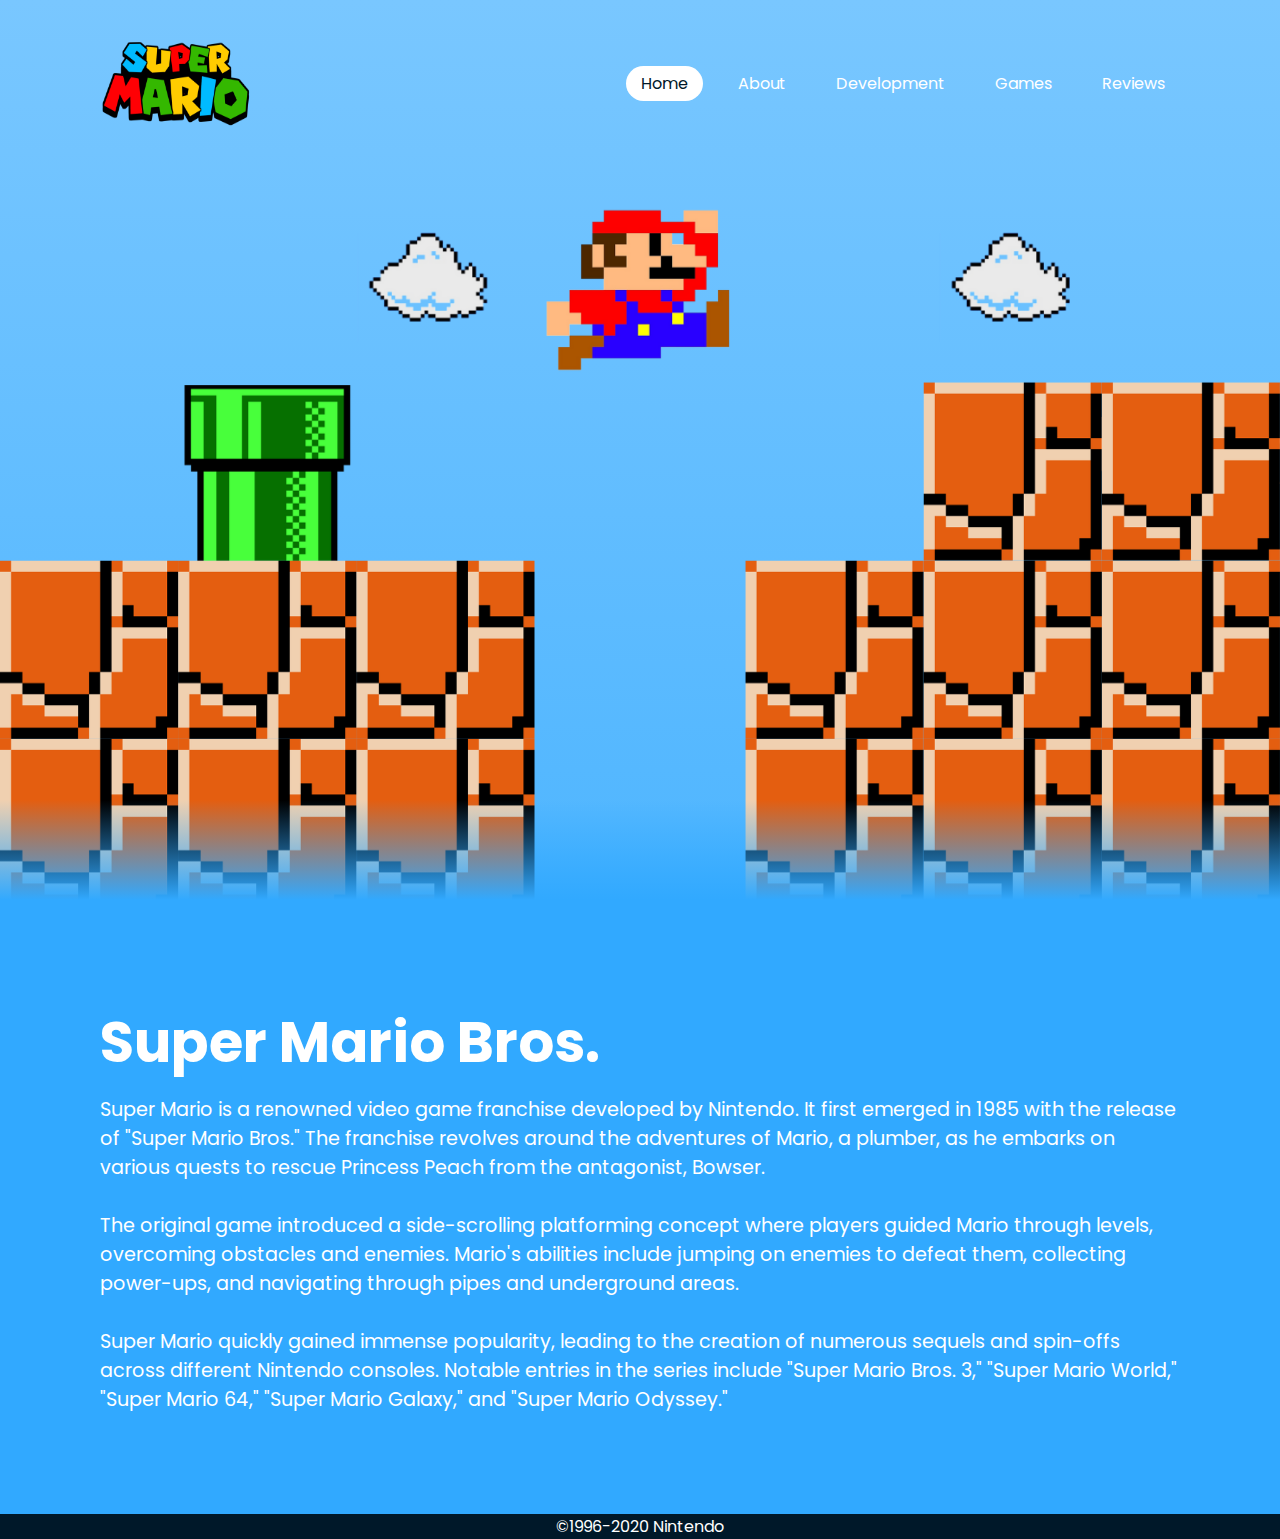
<file: Index.html>
<!DOCTYPE html>
<html lang="en">
<head>
    <meta charset="UTF-8">
    <meta http-equiv="X-UA-Compatible" content="IE=edge">
    <meta name="viewport" content="width=device-width, initial-scale=1.0">
    <title>Homepage Mario</title>
    <link rel="stylesheet" type="text/css" href="website.css">
</head>
<body>
    <header>
        <meta name="viewport" content="width=device-width, initial-scale=1.0">
        <a href="#" class ="logo"><img src ="Super mario logo.png" width = "150" height = "100"> </a>
        <ul>
            <li><a href="index.html" class="active">Home</a></li>
            <li><a href="About page.html">About</a></li>
            <li><a href="Development page.html">Development</a></li>
            <li><a href="Games.html">Games</a></li>
            <li><a href="Reviews page.html">Reviews</a></li>
            
        </ul>
    </header>
    <section>
        <img src="Mario.png" id="Mario">
        <img src="Background.png" id="Background">
        <h2 id="text">SUPER MARIO</h2>
        <img src="Foreground.png" id="Foreground">
    </section>
    <div class="sec">
        <h2>Super Mario Bros.</h2>
        <p>Super Mario is a renowned video game franchise developed by Nintendo. It first emerged in 1985 with the release of 
            "Super Mario Bros." The franchise revolves around the adventures of Mario, a plumber, as he embarks on various quests 
            to rescue Princess Peach from the antagonist, Bowser.<br><br>
            The original game introduced a side-scrolling platforming concept where players guided Mario through levels, overcoming 
            obstacles and enemies. Mario's abilities include jumping on enemies to defeat them, collecting power-ups, and navigating 
            through pipes and underground areas.<br><br>
            Super Mario quickly gained immense popularity, leading to the creation of numerous sequels and spin-offs across different 
            Nintendo consoles. Notable entries in the series include "Super Mario Bros. 3," "Super Mario World," "Super Mario 64," 
            "Super Mario Galaxy," and "Super Mario Odyssey."
        </p>
    </div>
    <script>
        let Mario = document.getElementById('Mario');
        let Background = document.getElementById('Background');
        let text = document.getElementById('text');
        let Foreground = document.getElementById('Foreground');

        window.addEventListener('scroll', function(){
            let value = window.scrollY;
            Background.style.top = value * 1 + 'px';
            text.style.marginRight = value * 4 + 'px';
            Mario.style.left = value * 2.5 + 'px';
        })
    </script>

</body>
<footer>
    ©1996-2020 Nintendo
</footer>
</html>
</file>
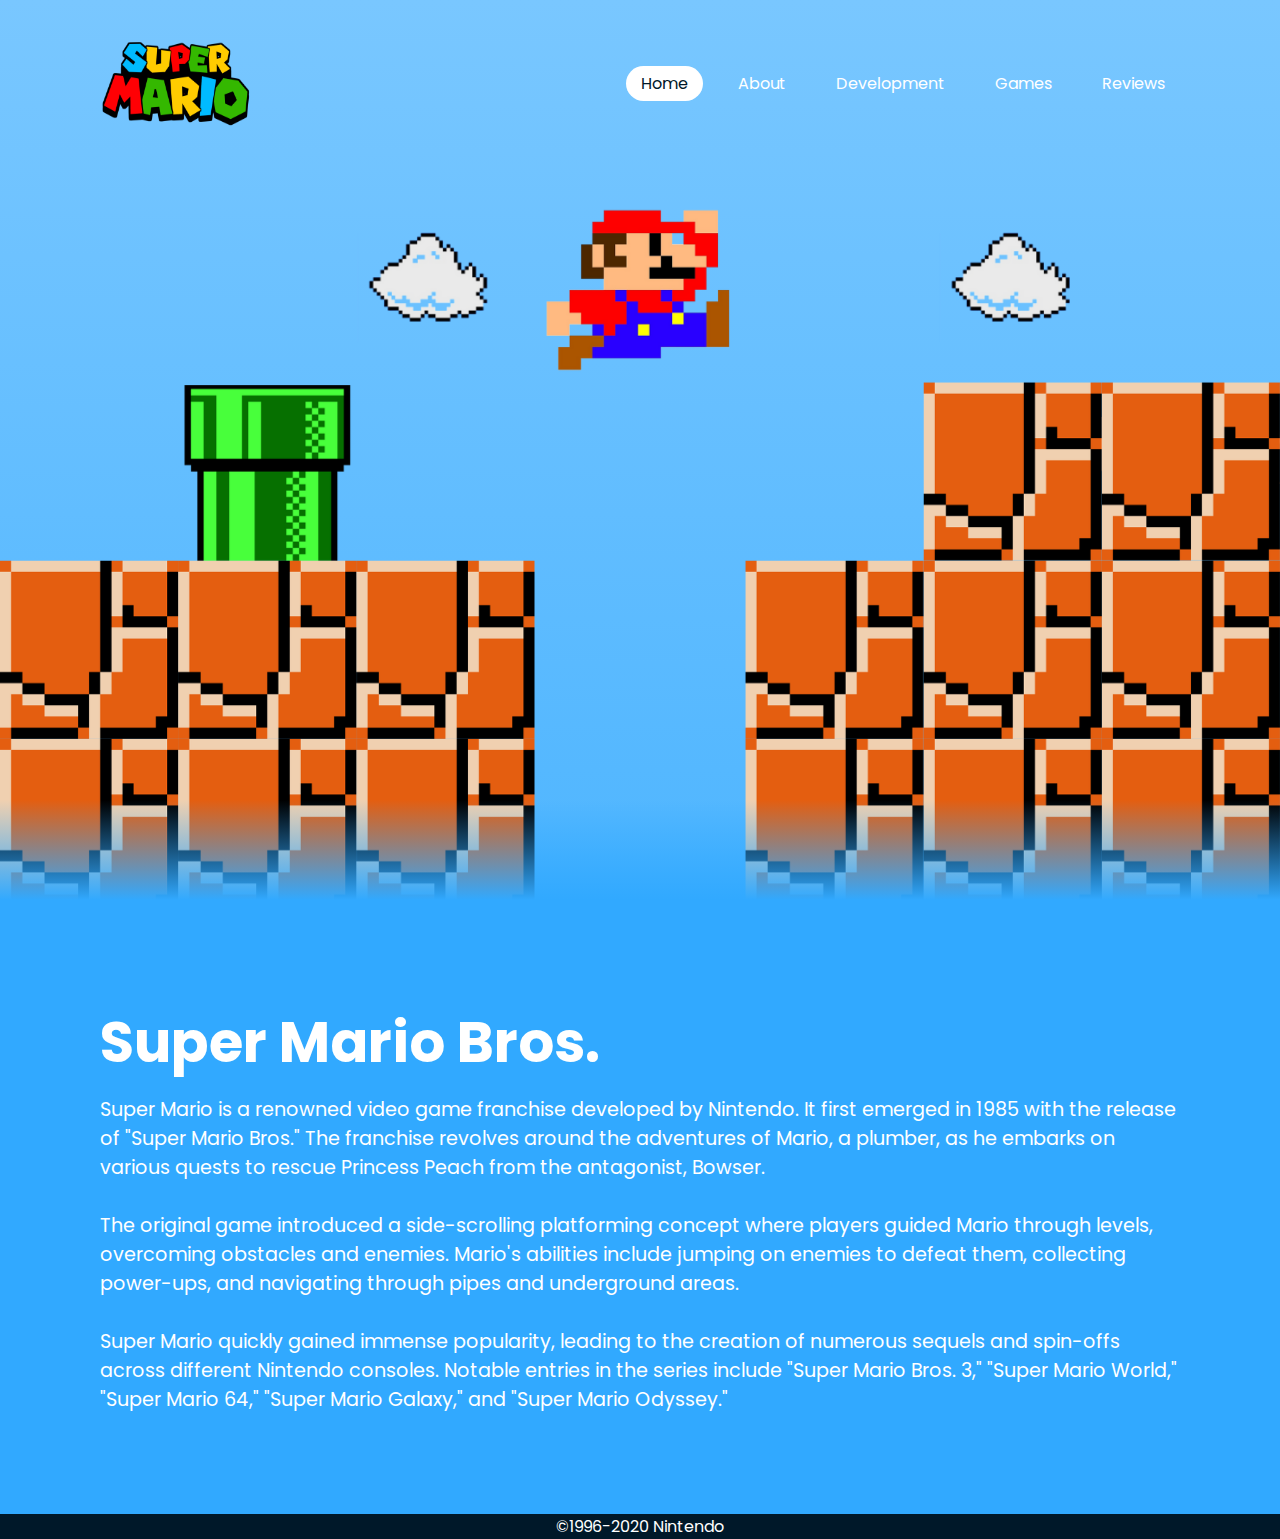
<file: index.html>
<!DOCTYPE html>
<html lang="en">
<head>
    <meta charset="UTF-8">
    <meta http-equiv="X-UA-Compatible" content="IE=edge">
    <meta name="viewport" content="width=device-width, initial-scale=1.0">
    <title>Homepage Mario</title>
    <link rel="stylesheet" type="text/css" href="website.css">
</head>
<body>
    <header>
        <meta name="viewport" content="width=device-width, initial-scale=1.0">
        <a href="#" class ="logo"><img src ="Super mario logo.png" width = "150" height = "100"> </a>
        <!---This part is for the website's navigation bar-->
        <ul>
            <li><a href="index.html" class="active">Home</a></li>
            <li><a href="About page.html">About</a></li>
            <li><a href="Development page.html">Development</a></li>
            <li><a href="Games.html">Games</a></li>
            <li><a href="Reviews page.html">Reviews</a></li>
            
        </ul>
    </header>
    <section>
        <!--This part basically assigns id to the different png images that will be animated-->
        <img src="Mario.png" id="Mario">
        <img src="Background.png" id="Background">
        <h2 id="text">SUPER MARIO</h2>
        <img src="Foreground.png" id="Foreground">
    </section>
    <div class="sec">
        <h2>Super Mario Bros.</h2>
        <p>Super Mario is a renowned video game franchise developed by Nintendo. It first emerged in 1985 with the release of 
            "Super Mario Bros." The franchise revolves around the adventures of Mario, a plumber, as he embarks on various quests 
            to rescue Princess Peach from the antagonist, Bowser.<br><br>
            The original game introduced a side-scrolling platforming concept where players guided Mario through levels, overcoming 
            obstacles and enemies. Mario's abilities include jumping on enemies to defeat them, collecting power-ups, and navigating 
            through pipes and underground areas.<br><br>
            Super Mario quickly gained immense popularity, leading to the creation of numerous sequels and spin-offs across different 
            Nintendo consoles. Notable entries in the series include "Super Mario Bros. 3," "Super Mario World," "Super Mario 64," 
            "Super Mario Galaxy," and "Super Mario Odyssey."
        </p>
    </div>
    <!--This part is where the javascript is located, this part basically controls the animation for the different png images-->
    <script>
        let Mario = document.getElementById('Mario');
        let Background = document.getElementById('Background');
        let text = document.getElementById('text');
        let Foreground = document.getElementById('Foreground');

        window.addEventListener('scroll', function(){
            let value = window.scrollY;
            Background.style.top = value * 1 + 'px';
            text.style.marginRight = value * 4 + 'px';
            Mario.style.left = value * 2.5 + 'px';
        })
    </script>

</body>
<footer>
    ©1996-2020 Nintendo
</footer>
</html>
</file>
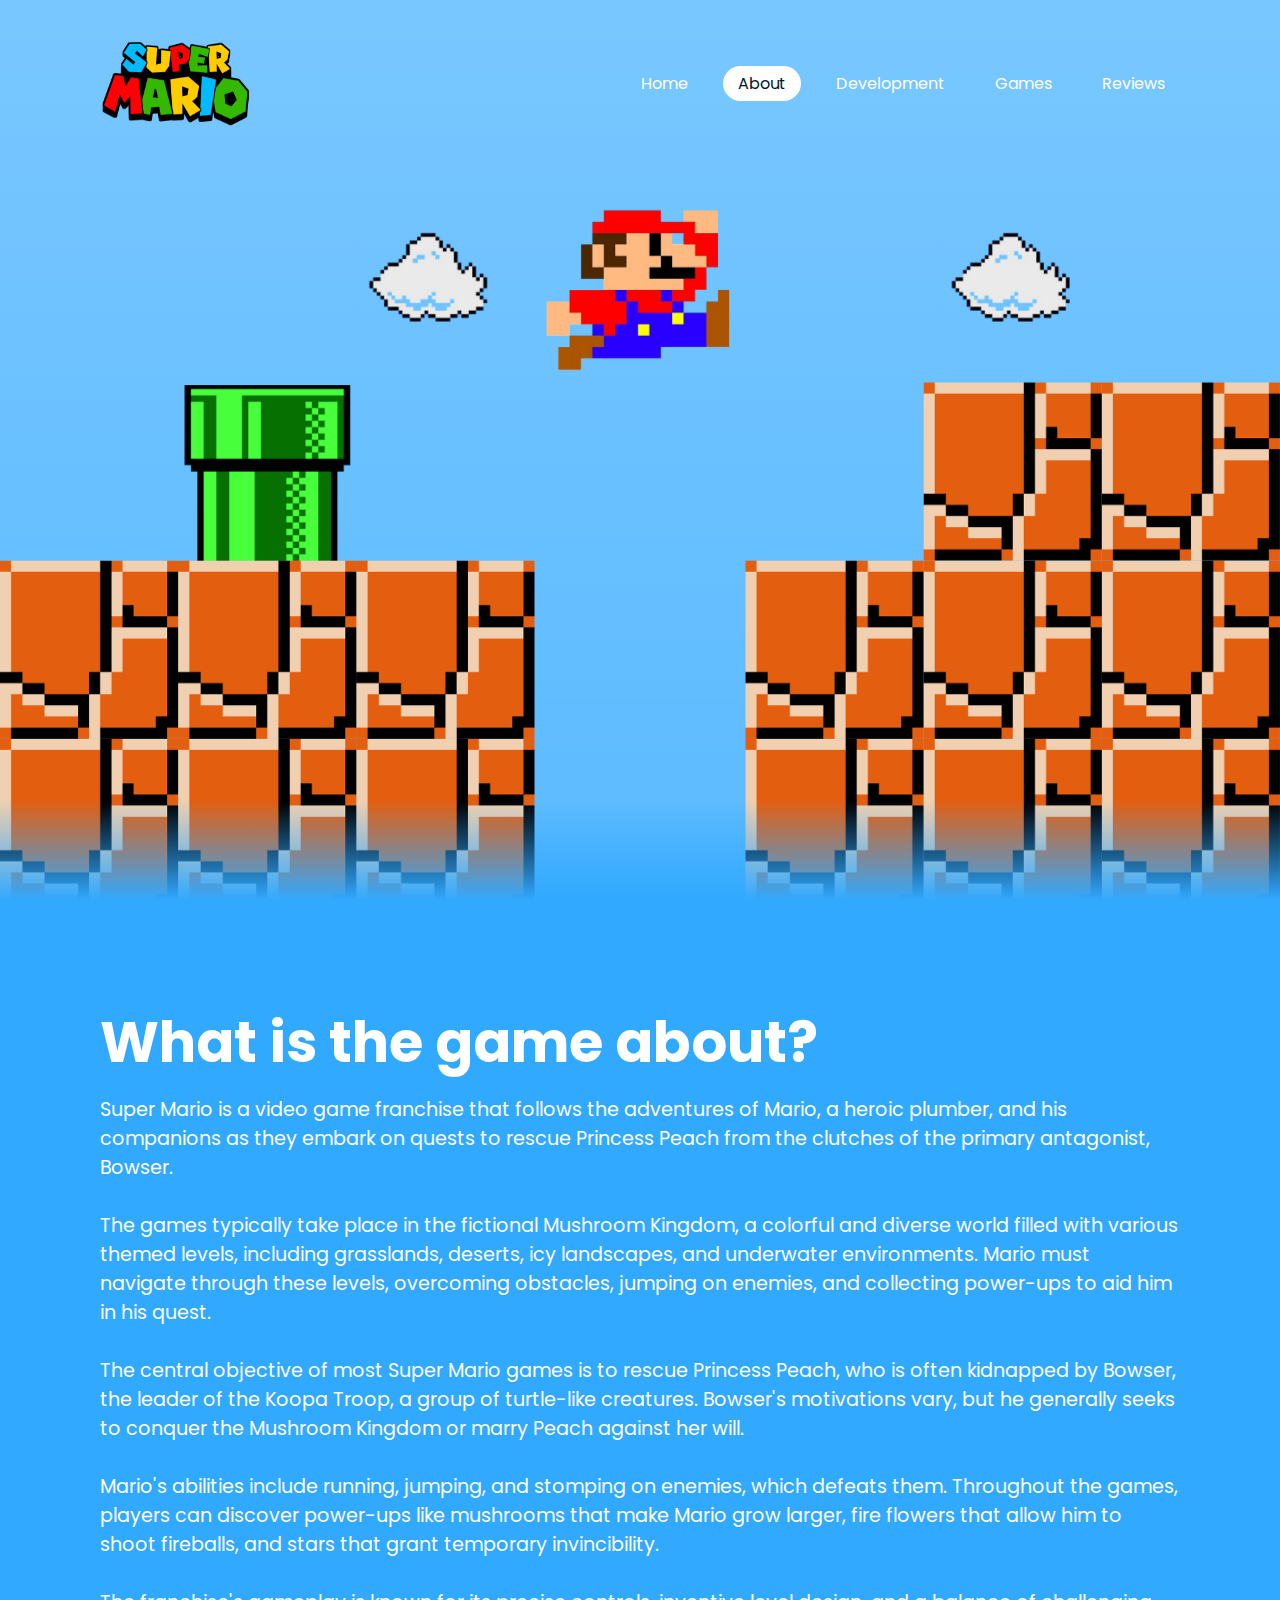
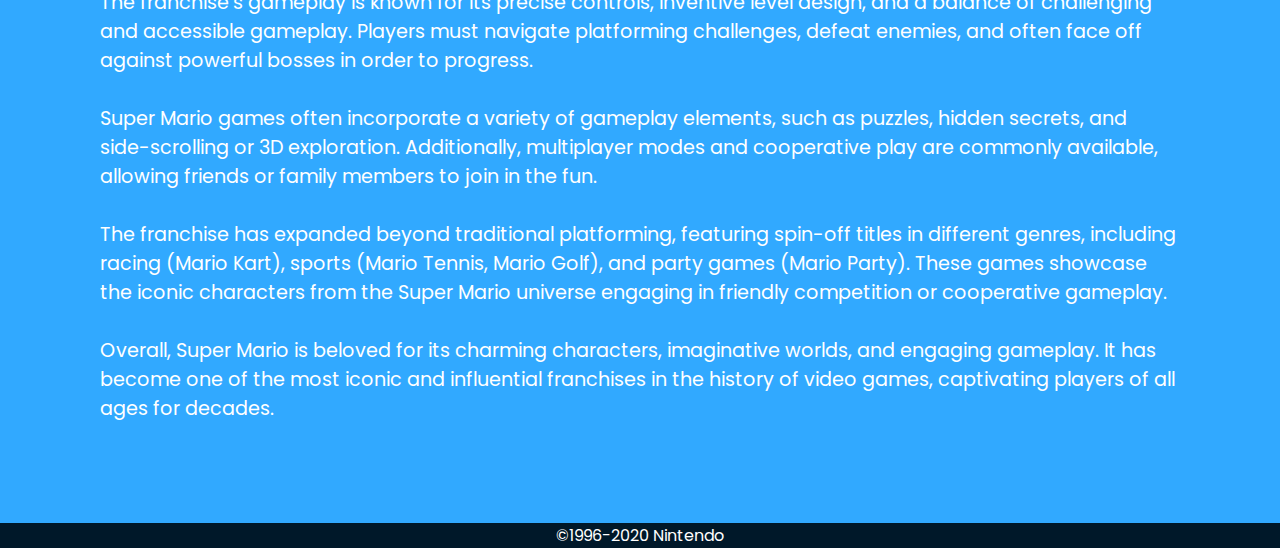
<file: About page.html>
<!DOCTYPE html>
<html lang="en">
<head>
    <meta charset="UTF-8">
    <meta http-equiv="X-UA-Compatible" content="IE=edge">
    <meta name="viewport" content="width=device-width, initial-scale=1.0">
    <title>About Mario</title>
    <link rel="stylesheet" type="text/css" href="website.css">
</head>
<body>
    <header>
        <meta name="viewport" content="width=device-width, initial-scale=1.0">
        <a href="#" class ="logo"><img src ="Super mario logo.png" width = "150" height = "100"> </a>
        <ul>
            <!---This part is for the website's navigation bar-->
            <li><a href="index.html">Home</a></li>
            <li><a href="About page.html" class="active">About</a></li>
            <li><a href="Development page.html">Development</a></li>
            <li><a href="Games.html">Games</a></li>
            <li><a href="Reviews page.html">Reviews</a></li>
        </ul>
    </header>
    <section>
        <!--This part basically assigns id to the different png images that will be animated-->
        <img src="Mario.png" id="Mario">
        <img src="Background.png" id="Background">
        <h2 id="text">ABOUT</h2>
        <img src="Foreground.png" id="Foreground">
    </section>
    <div class="sec">
        <h2>What is the game about?</h2>
        <p> Super Mario is a video game franchise that follows the adventures of Mario, a heroic plumber, and his companions as they 
            embark on quests to rescue Princess Peach from the clutches of the primary antagonist, Bowser.<br><br>

            The games typically take place in the fictional Mushroom Kingdom, a colorful and diverse world filled with various themed 
            levels, including grasslands, deserts, icy landscapes, and underwater environments. Mario must navigate through these levels, 
            overcoming obstacles, jumping on enemies, and collecting power-ups to aid him in his quest.<br><br>

            The central objective of most Super Mario games is to rescue Princess Peach, who is often kidnapped by Bowser, the leader of 
            the Koopa Troop, a group of turtle-like creatures. Bowser's motivations vary, but he generally seeks to conquer the Mushroom 
            Kingdom or marry Peach against her will.<br><br>

            Mario's abilities include running, jumping, and stomping on enemies, which defeats them. Throughout the games, players can discover 
            power-ups like mushrooms that make Mario grow larger, fire flowers that allow him to shoot fireballs, and stars that grant temporary
            invincibility.<br><br>

            The franchise's gameplay is known for its precise controls, inventive level design, and a balance of challenging and accessible 
            gameplay. Players must navigate platforming challenges, defeat enemies, and often face off against powerful bosses in order to 
            progress.<br><br>

            Super Mario games often incorporate a variety of gameplay elements, such as puzzles, hidden secrets, and side-scrolling or 3D exploration. 
            Additionally, multiplayer modes and cooperative play are commonly available, allowing friends or family members to join in the fun.
            <br><br>

            The franchise has expanded beyond traditional platforming, featuring spin-off titles in different genres, including racing (Mario Kart), 
            sports (Mario Tennis, Mario Golf), and party games (Mario Party). These games showcase the iconic characters from the Super Mario universe 
            engaging in friendly competition or cooperative gameplay.<br><br>

            Overall, Super Mario is beloved for its charming characters, imaginative worlds, and engaging gameplay. It has become one of the most iconic 
            and influential franchises in the history of video games, captivating players of all ages for decades.

        </p>
    </div>
    <!--This part is where the javascript is located, this part basically controls the animation for the different png images-->
    <script>
        let Mario = document.getElementById('Mario');
        let Background = document.getElementById('Background');
        let text = document.getElementById('text');
        let Foreground = document.getElementById('Foreground');

        window.addEventListener('scroll', function(){
            let value = window.scrollY;
            Background.style.top = value * 1 + 'px';
            text.style.marginRight = value * 4 + 'px';
            Mario.style.left = value * 2.5 + 'px';
        })
    </script>

</body>
<footer>
    ©1996-2020 Nintendo
</footer>
</html>
</file>
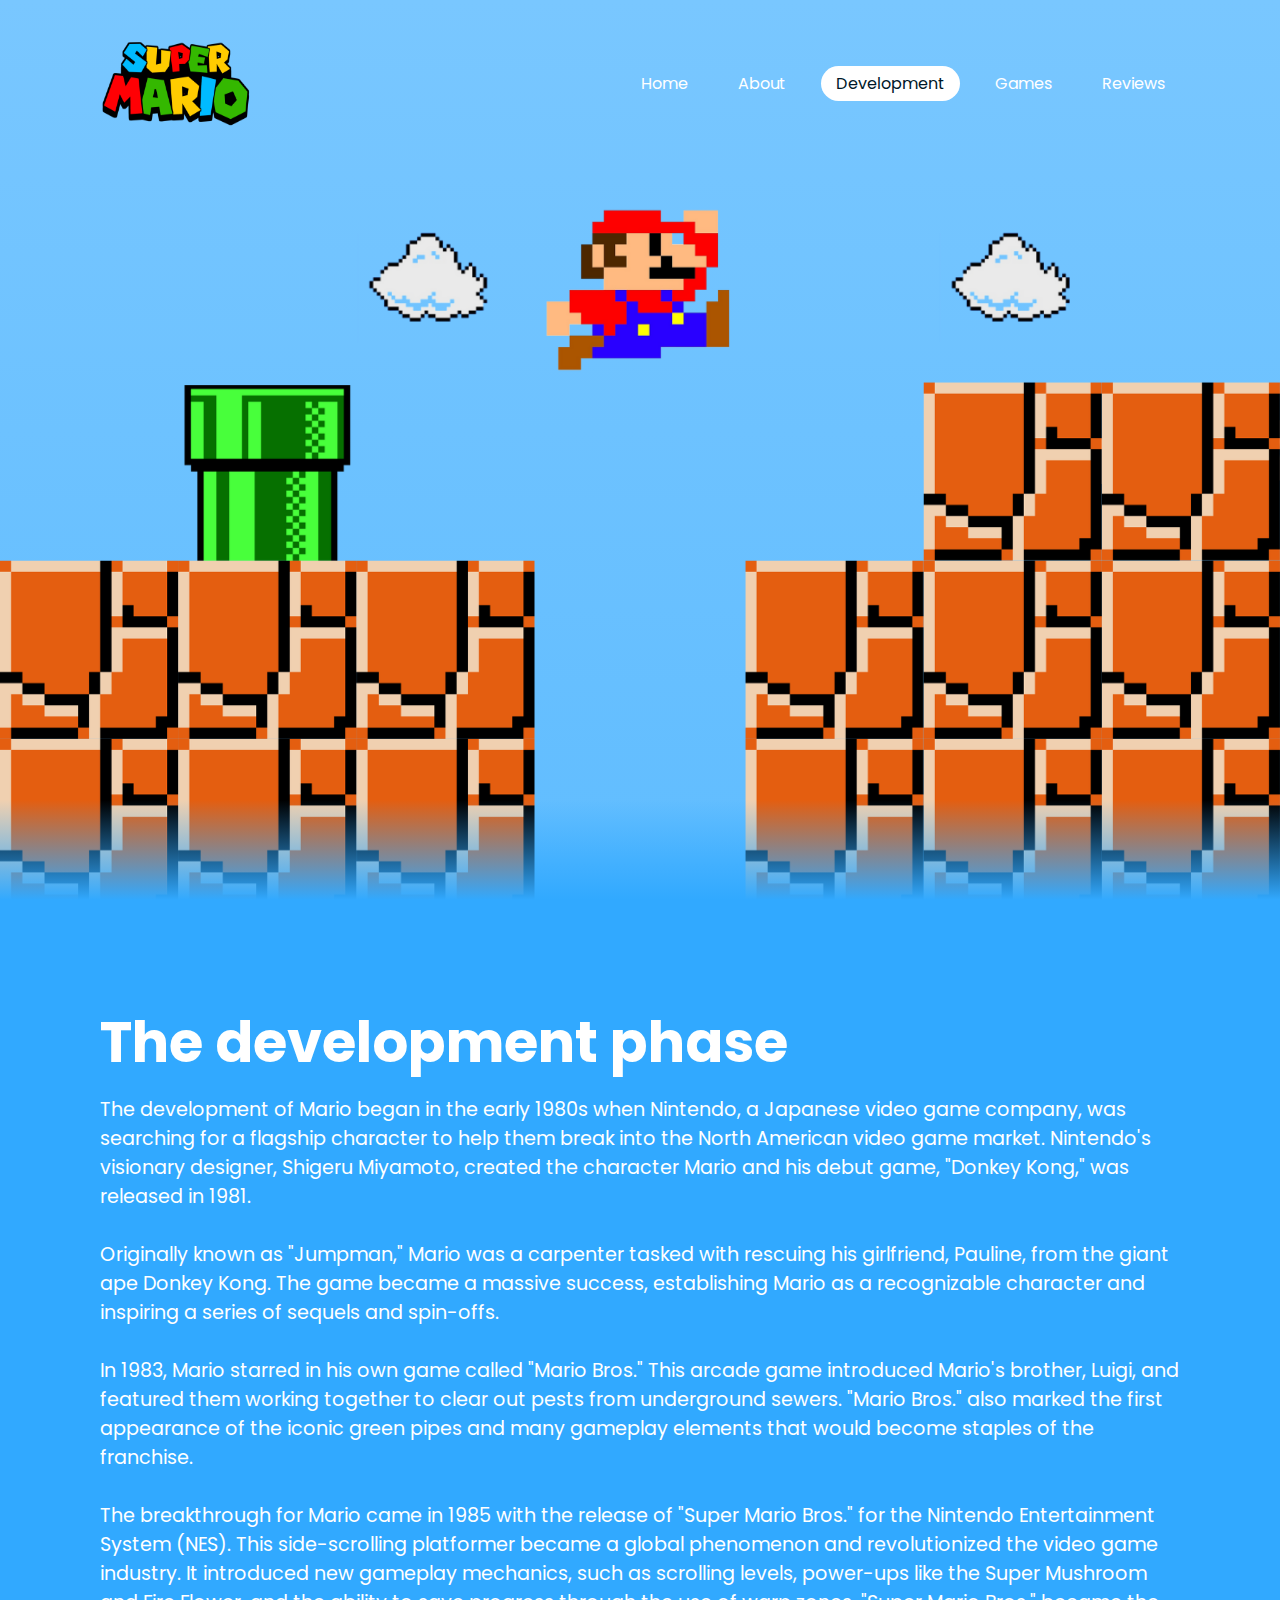
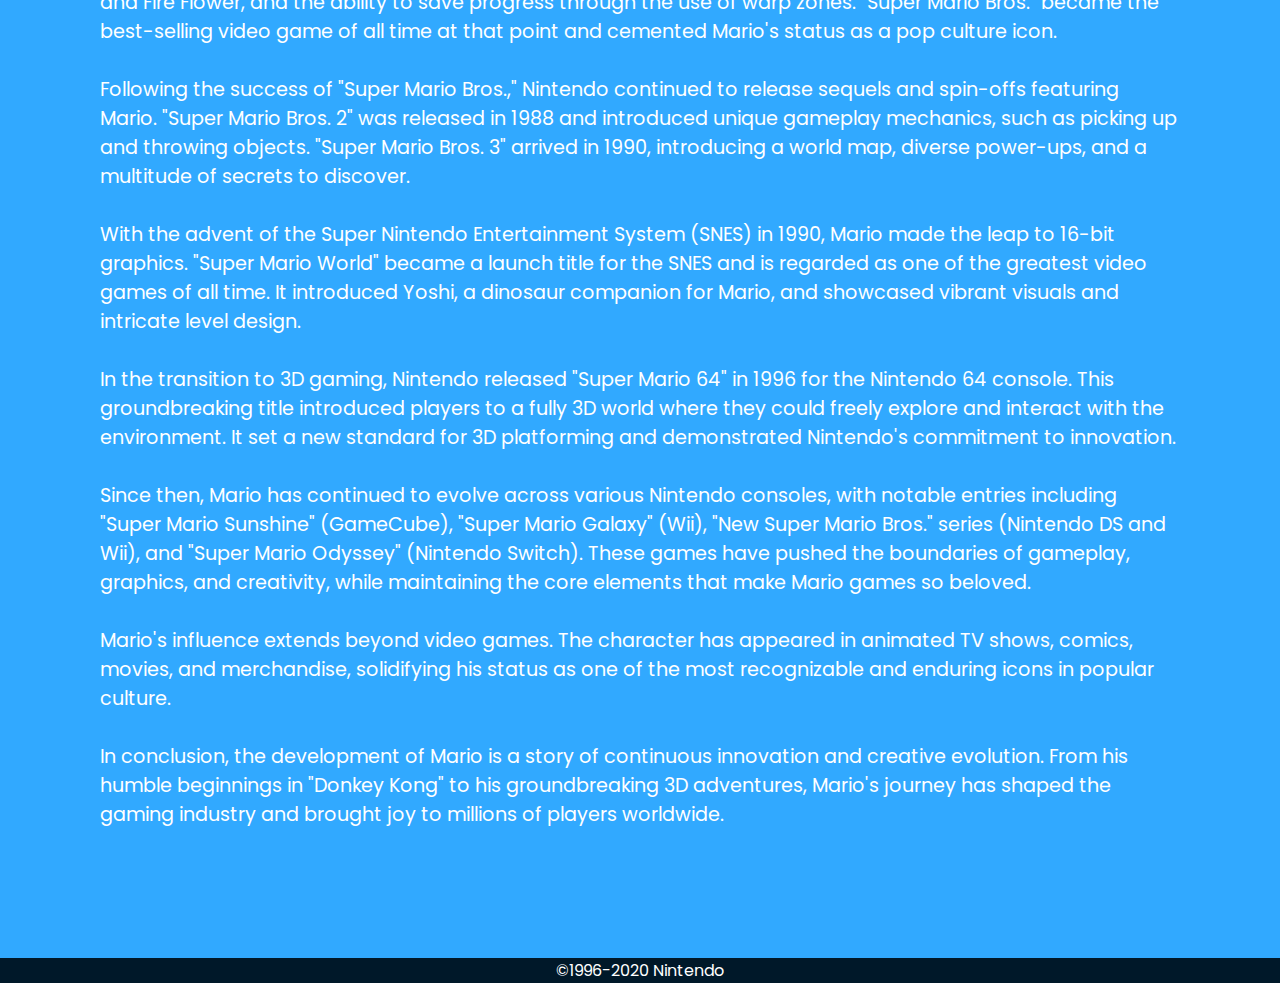
<file: Development page.html>
<!DOCTYPE html>
<html lang="en">
<head>
    <meta charset="UTF-8">
    <meta http-equiv="X-UA-Compatible" content="IE=edge">
    <meta name="viewport" content="width=device-width, initial-scale=1.0">
    <title>Development Mario</title>
    <link rel="stylesheet" type="text/css" href="website.css">
</head>
<body>
    <header>
        <meta name="viewport" content="width=device-width, initial-scale=1.0">
        <a href="#" class ="logo"><img src ="Super mario logo.png" width = "150" height = "100"> </a>
        <ul>
            <!---This part is for the website's navigation bar-->
            <li><a href="index.html">Home</a></li>
            <li><a href="About page.html">About</a></li>
            <li><a href="Development page.html" class="active">Development</a></li>
            <li><a href="Games.html">Games</a></li>
            <li><a href="Reviews page.html">Reviews</a></li>
        </ul>
    </header>
    <section>
        <!--This part basically assigns id to the different png images that will be animated-->
        <img src="Mario.png" id="Mario">
        <img src="Background.png" id="Background">
        <h2 id="text">DEVELOPMENT</h2>
        <img src="Foreground.png" id="Foreground">
    </section>
    <div class="sec">
        <h2>The development phase</h2>
        <p>The development of Mario began in the early 1980s when Nintendo, a Japanese video game company, was searching for a 
            flagship character to help them break into the North American video game market. Nintendo's visionary designer, 
            Shigeru Miyamoto, created the character Mario and his debut game, "Donkey Kong," was released in 1981.<br><br>

            Originally known as "Jumpman," Mario was a carpenter tasked with rescuing his girlfriend, Pauline, from the giant 
            ape Donkey Kong. The game became a massive success, establishing Mario as a recognizable character and inspiring a 
            series of sequels and spin-offs.<br><br>

            In 1983, Mario starred in his own game called "Mario Bros." This arcade game introduced Mario's brother, Luigi, and 
            featured them working together to clear out pests from underground sewers. "Mario Bros." also marked the first 
            appearance of the iconic green pipes and many gameplay elements that would become staples of the franchise.<br><br>

            The breakthrough for Mario came in 1985 with the release of "Super Mario Bros." for the Nintendo Entertainment System 
            (NES). This side-scrolling platformer became a global phenomenon and revolutionized the video game industry. It introduced 
            new gameplay mechanics, such as scrolling levels, power-ups like the Super Mushroom and Fire Flower, and the ability to 
            save progress through the use of warp zones. "Super Mario Bros." became the best-selling video game of all time at that
            point and cemented Mario's status as a pop culture icon.<br><br>

            Following the success of "Super Mario Bros.," Nintendo continued to release sequels and spin-offs featuring Mario. 
            "Super Mario Bros. 2" was released in 1988 and introduced unique gameplay mechanics, such as picking up and throwing objects. 
            "Super Mario Bros. 3" arrived in 1990, introducing a world map, diverse power-ups, and a multitude of secrets to discover.<br><br>

            With the advent of the Super Nintendo Entertainment System (SNES) in 1990, Mario made the leap to 16-bit graphics. 
            "Super Mario World" became a launch title for the SNES and is regarded as one of the greatest video games of all time. 
            It introduced Yoshi, a dinosaur companion for Mario, and showcased vibrant visuals and intricate level design.<br><br>

            In the transition to 3D gaming, Nintendo released "Super Mario 64" in 1996 for the Nintendo 64 console. This groundbreaking 
            title introduced players to a fully 3D world where they could freely explore and interact with the environment. It set a 
            new standard for 3D platforming and demonstrated Nintendo's commitment to innovation.<br><br>

            Since then, Mario has continued to evolve across various Nintendo consoles, with notable entries including "Super Mario Sunshine" 
            (GameCube), "Super Mario Galaxy" (Wii), "New Super Mario Bros." series (Nintendo DS and Wii), and "Super Mario Odyssey" 
            (Nintendo Switch). These games have pushed the boundaries of gameplay, graphics, and creativity, while maintaining the core 
            elements that make Mario games so beloved.<br><br>

            Mario's influence extends beyond video games. The character has appeared in animated TV shows, comics, movies, and merchandise, 
            solidifying his status as one of the most recognizable and enduring icons in popular culture.<br><br>

            In conclusion, the development of Mario is a story of continuous innovation and creative evolution. From his humble beginnings in 
            "Donkey Kong" to his groundbreaking 3D adventures, Mario's journey has shaped the gaming industry and brought joy to millions of 
            players worldwide.<br><br>
        </p>
    </div>
    <!--This part is where the javascript is located, this part basically controls the animation for the different png images-->
    <script>
        let Mario = document.getElementById('Mario');
        let Background = document.getElementById('Background');
        let text = document.getElementById('text');
        let Foreground = document.getElementById('Foreground');

        window.addEventListener('scroll', function(){
            let value = window.scrollY;
            Background.style.top = value * 1 + 'px';
            text.style.marginRight = value * 4 + 'px';
            Mario.style.left = value * 2.5 + 'px';
        })
    </script>

</body>
<footer>
    ©1996-2020 Nintendo
</footer>
</html>
</file>
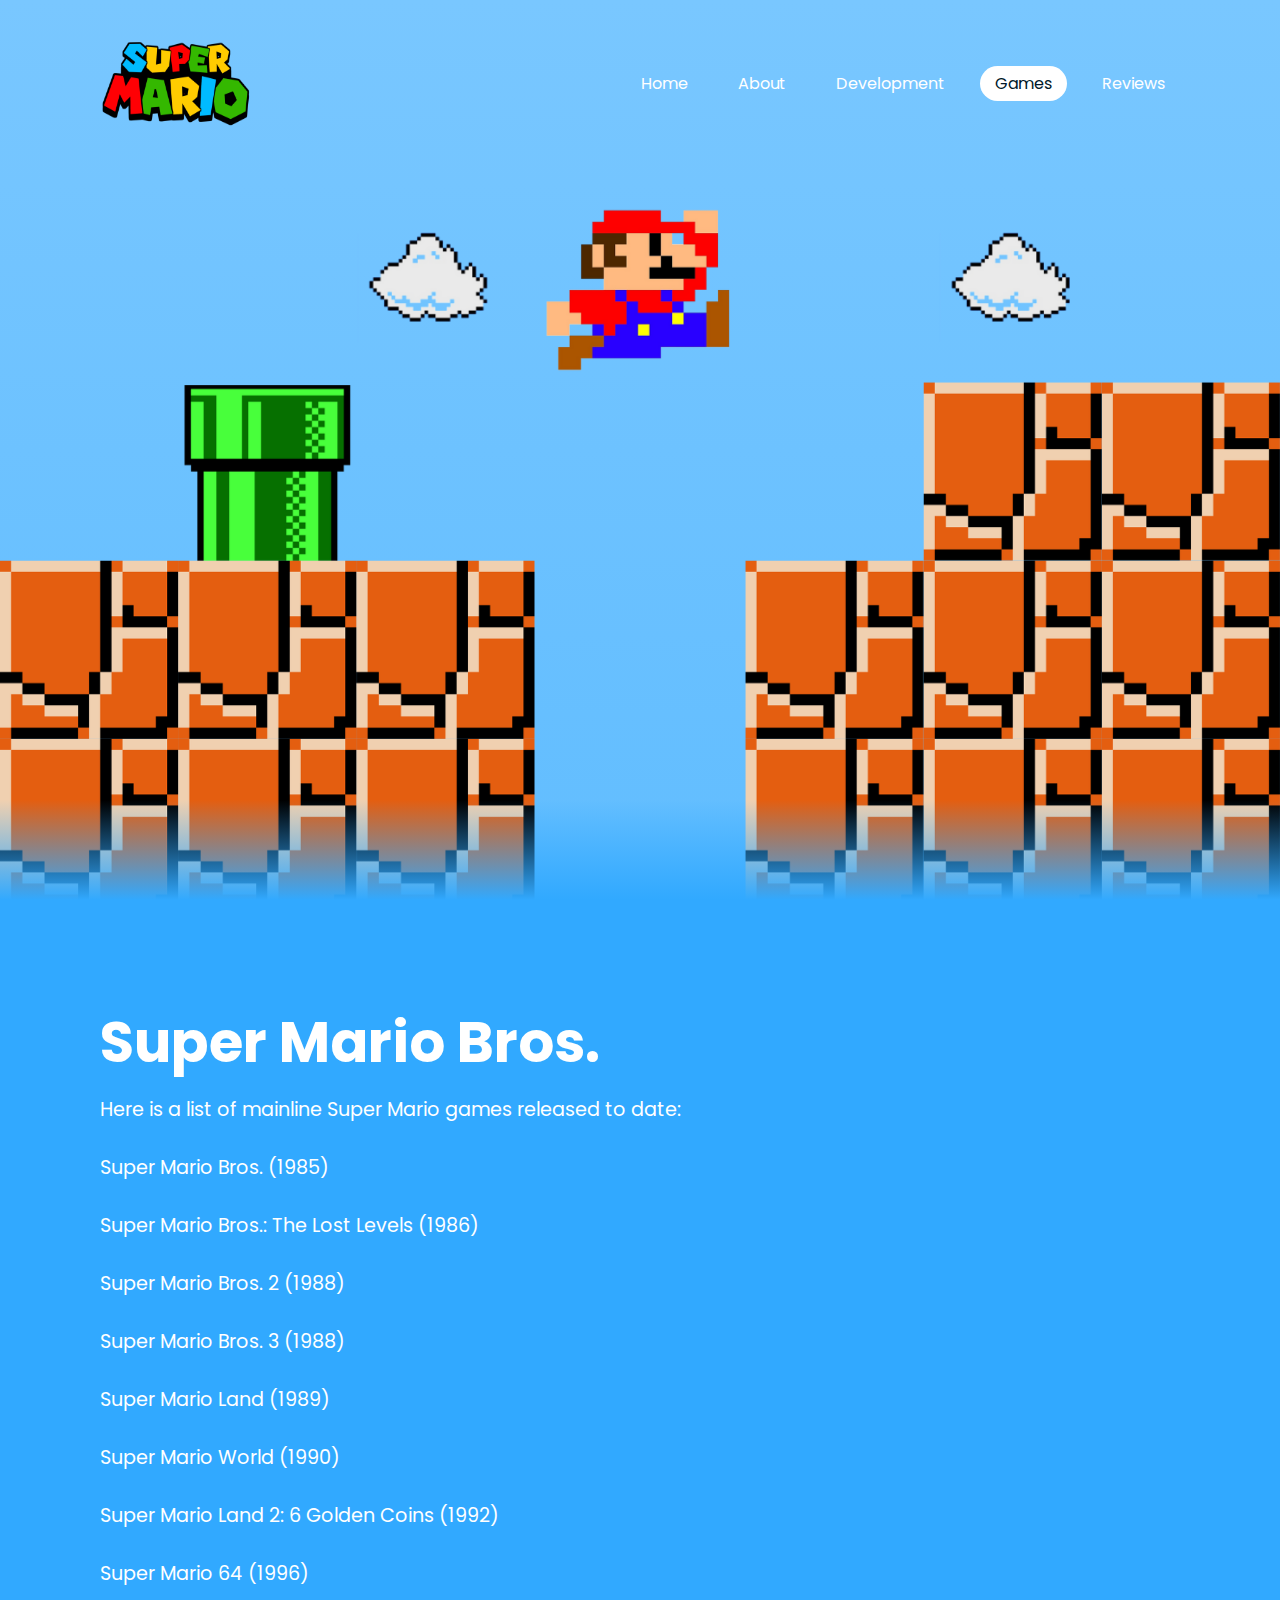
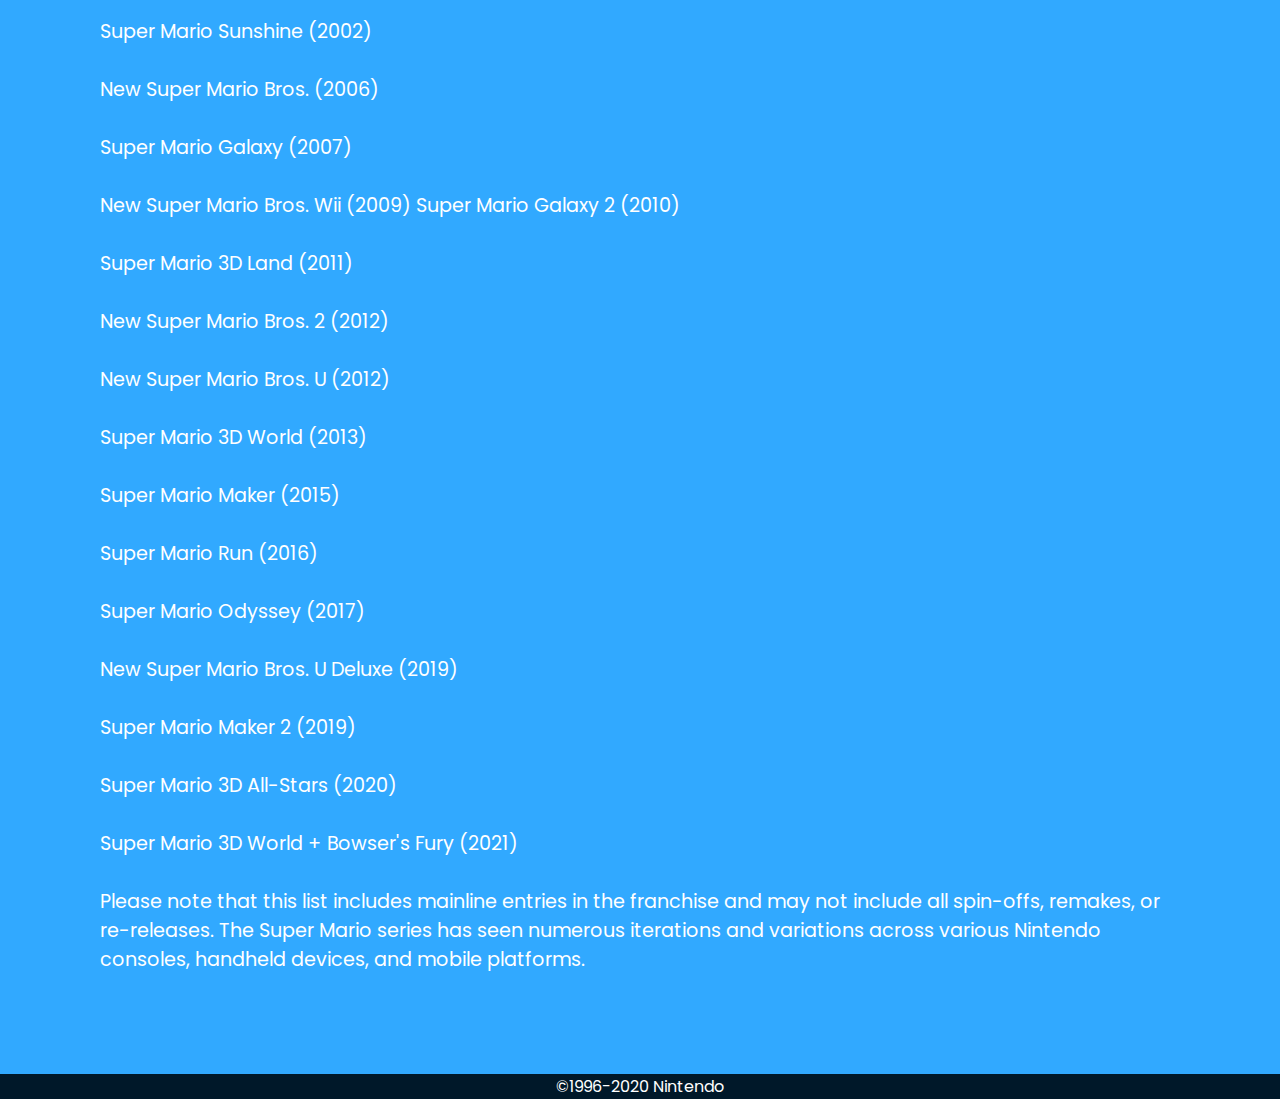
<file: Games.html>
<!DOCTYPE html>
<html lang="en">
<head>
    <meta charset="UTF-8">
    <meta http-equiv="X-UA-Compatible" content="IE=edge">
    <meta name="viewport" content="width=device-width, initial-scale=1.0">
    <title>Homepage Mario</title>
    <link rel="stylesheet" type="text/css" href="website.css">
</head>
<body>
    <header>
        <meta name="viewport" content="width=device-width, initial-scale=1.0">
        <a href="#" class ="logo"><img src ="Super mario logo.png" width = "150" height = "100"> </a>
        <ul>
            <!---This part is for the website's navigation bar-->
            <li><a href="index.html">Home</a></li>
            <li><a href="About page.html">About</a></li>
            <li><a href="Development page.html">Development</a></li>
            <li><a href="Games.html" class="active">Games</a></li>
            <li><a href="Reviews page.html">Reviews</a></li>
            
        </ul>
    </header>
    <section>
        <!--This part basically assigns id to the different png images that will be animated-->
        <img src="Mario.png" id="Mario">
        <img src="Background.png" id="Background">
        <h2 id="text">GAMES</h2>
        <img src="Foreground.png" id="Foreground">
    </section>
    <div class="sec">
        <h2>Super Mario Bros.</h2>
        <p>
            Here is a list of mainline Super Mario games released to date:<br><br>

            Super Mario Bros. (1985)<br><br>
            Super Mario Bros.: The Lost Levels (1986)<br><br>
            Super Mario Bros. 2 (1988)<br><br>
            Super Mario Bros. 3 (1988)<br><br>
            Super Mario Land (1989)<br><br>
            Super Mario World (1990)<br><br>
            Super Mario Land 2: 6 Golden Coins (1992)<br><br>
            Super Mario 64 (1996)<br><br>
            Super Mario Sunshine (2002)<br><br>
            New Super Mario Bros. (2006)<br><br>
            Super Mario Galaxy (2007)<br><br>
            New Super Mario Bros. Wii (2009)
            Super Mario Galaxy 2 (2010)<br><br>
            Super Mario 3D Land (2011)<br><br>
            New Super Mario Bros. 2 (2012)<br><br>
            New Super Mario Bros. U (2012)<br><br>
            Super Mario 3D World (2013)<br><br>
            Super Mario Maker (2015)<br><br>
            Super Mario Run (2016)<br><br>
            Super Mario Odyssey (2017)<br><br>
            New Super Mario Bros. U Deluxe (2019)<br><br>
            Super Mario Maker 2 (2019)<br><br>
            Super Mario 3D All-Stars (2020)<br><br>
            Super Mario 3D World + Bowser's Fury (2021)<br><br>

            Please note that this list includes mainline entries in the franchise and may not include all spin-offs, remakes, 
            or re-releases. The Super Mario series has seen numerous iterations and variations across various Nintendo consoles, 
            handheld devices, and mobile platforms.

        </p>
    </div>
    <!--This part is where the javascript is located, this part basically controls the animation for the different png images-->
    <script>
        let Mario = document.getElementById('Mario');
        let Background = document.getElementById('Background');
        let text = document.getElementById('text');
        let Foreground = document.getElementById('Foreground');

        window.addEventListener('scroll', function(){
            let value = window.scrollY;
            Background.style.top = value * 1 + 'px';
            text.style.marginRight = value * 4 + 'px';
            Mario.style.left = value * 2.5 + 'px';
        })
    </script>

</body>
<footer>
    ©1996-2020 Nintendo
</footer>
</html>
</file>
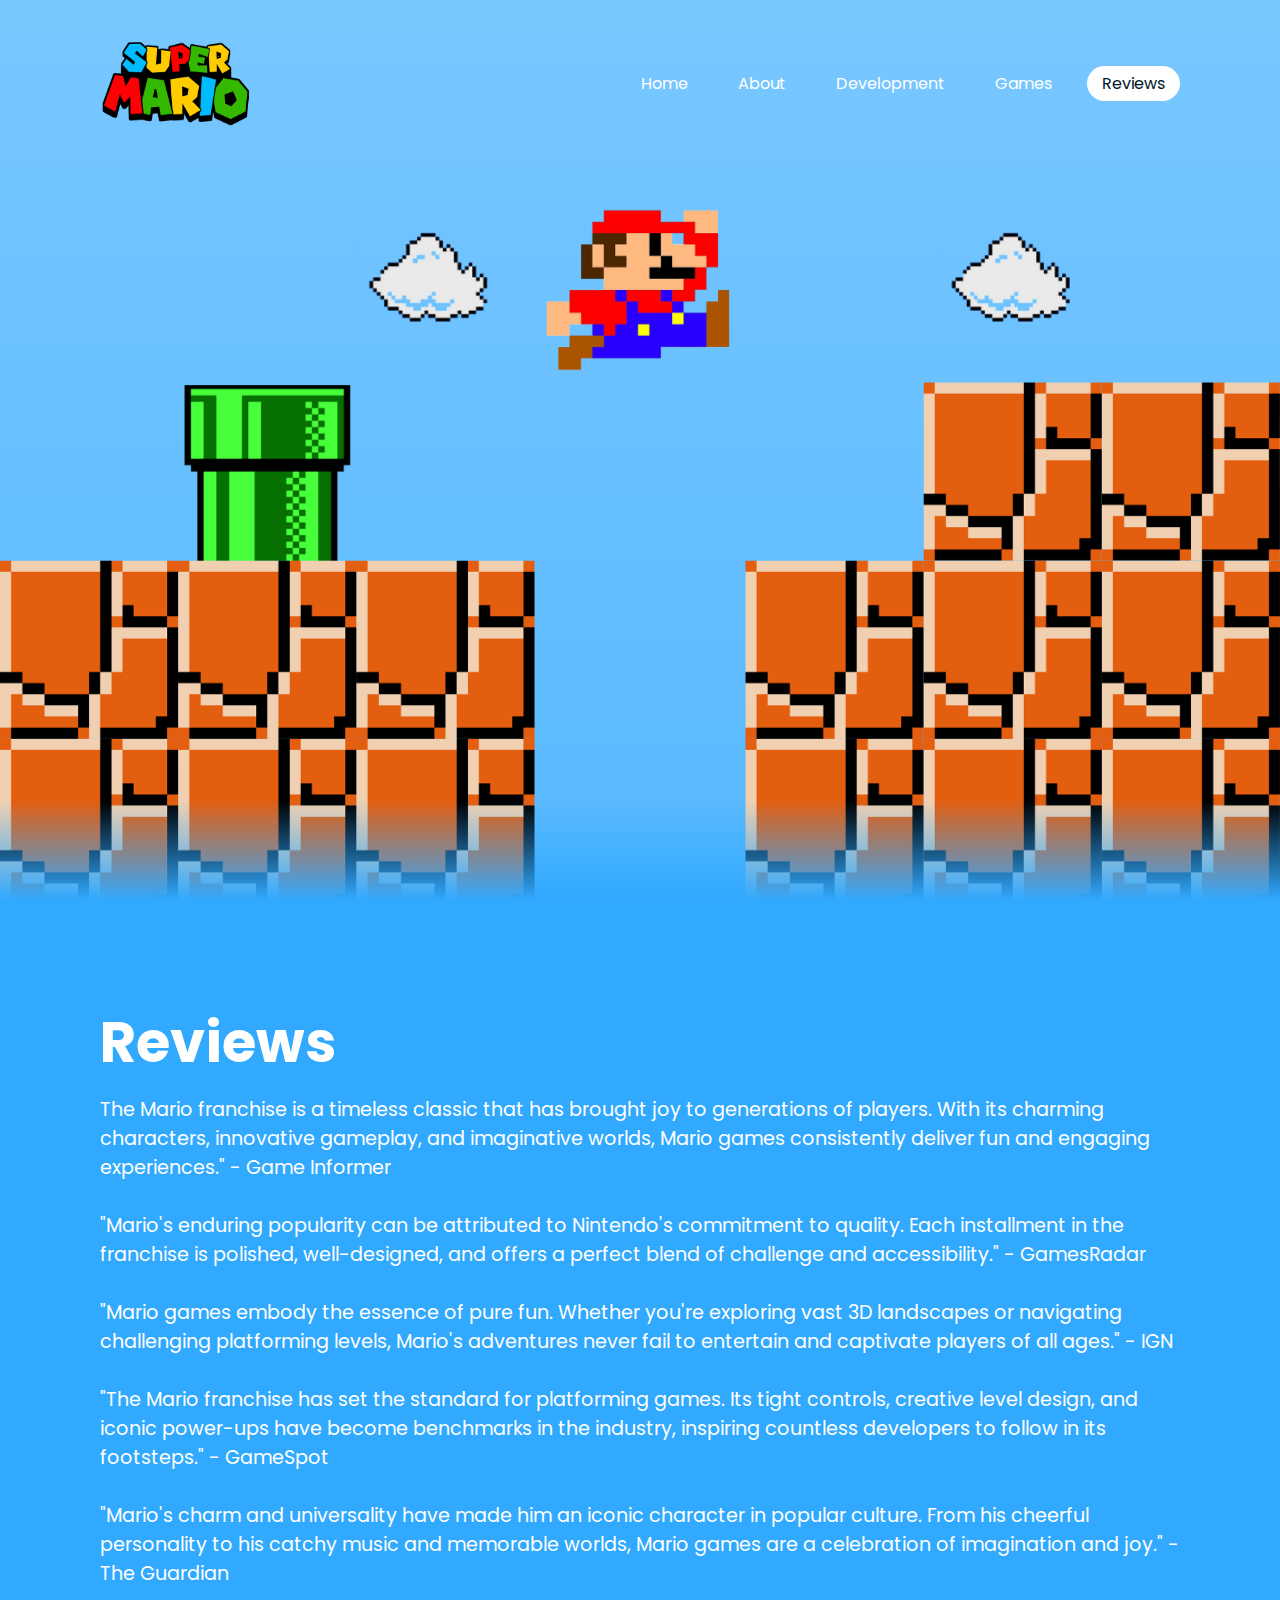
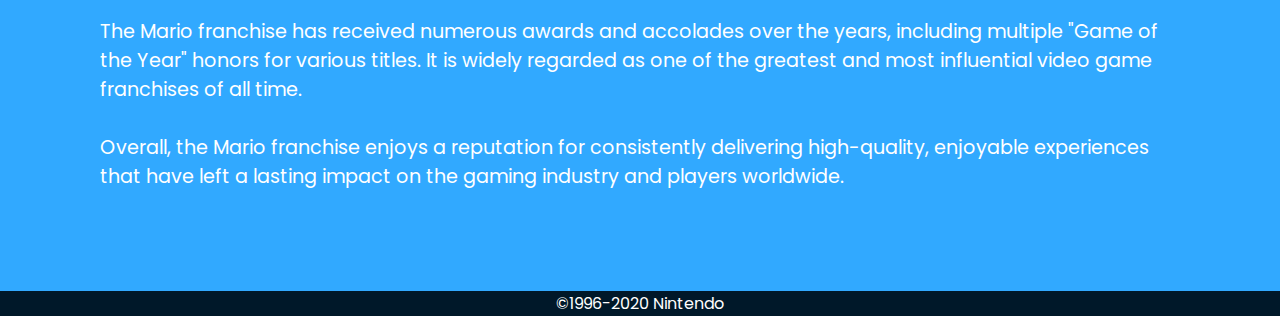
<file: Reviews page.html>
<!DOCTYPE html>
<html lang="en">
<head>
    <meta charset="UTF-8">
    <meta http-equiv="X-UA-Compatible" content="IE=edge">
    <meta name="viewport" content="width=device-width, initial-scale=1.0">
    <title>Homepage Mario</title>
    <link rel="stylesheet" type="text/css" href="website.css">
</head>
<body>
    <header>
        <meta name="viewport" content="width=device-width, initial-scale=1.0">
        <a href="#" class ="logo"><img src ="Super mario logo.png" width = "150" height = "100"> </a>
        <ul>
            <!---This part is for the website's navigation bar-->
            <li><a href="index.html">Home</a></li>
            <li><a href="About page.html">About</a></li>
            <li><a href="Development page.html">Development</a></li>
            <li><a href="Games.html">Games</a></li>
            <li><a href="Reviews page.html" class="active">Reviews</a></li>
        </ul>
    </header>
    <section>
        <!--This part basically assigns id to the different png images that will be animated-->
        <img src="Mario.png" id="Mario">
        <img src="Background.png" id="Background">
        <h2 id="text">REVIEWS</h2>
        <img src="Foreground.png" id="Foreground">
    </section>
    <div class="sec">
        <h2>Reviews</h2>
        <p>
            The Mario franchise is a timeless classic that has brought joy to generations of players. With its 
            charming characters, innovative gameplay, and imaginative worlds, Mario games consistently deliver 
            fun and engaging experiences." - Game Informer<br><br>

            "Mario's enduring popularity can be attributed to Nintendo's commitment to quality. Each installment 
            in the franchise is polished, well-designed, and offers a perfect blend of challenge and 
            accessibility." - GamesRadar<br><br>

            "Mario games embody the essence of pure fun. Whether you're exploring vast 3D landscapes or navigating 
            challenging platforming levels, Mario's adventures never fail to entertain and captivate players of all 
            ages." - IGN<br><br>

            "The Mario franchise has set the standard for platforming games. Its tight controls, creative level design, 
            and iconic power-ups have become benchmarks in the industry, inspiring countless developers to follow in its 
            footsteps." - GameSpot<br><br>

            "Mario's charm and universality have made him an iconic character in popular culture. From his cheerful 
            personality to his catchy music and memorable worlds, Mario games are a celebration of imagination and 
            joy." - The Guardian<br><br>

            The Mario franchise has received numerous awards and accolades over the years, including multiple 
            "Game of the Year" honors for various titles. It is widely regarded as one of the greatest and most 
            influential video game franchises of all time.<br><br>

            Overall, the Mario franchise enjoys a reputation for consistently delivering high-quality, enjoyable 
            experiences that have left a lasting impact on the gaming industry and players worldwide.
        </p>
    </div>
    <!--This part is where the javascript is located, this part basically controls the animation for the different png images-->
    <script>
        let Mario = document.getElementById('Mario');
        let Background = document.getElementById('Background');
        let text = document.getElementById('text');
        let Foreground = document.getElementById('Foreground');

        window.addEventListener('scroll', function(){
            let value = window.scrollY;
            Background.style.top = value * 1 + 'px';
            text.style.marginRight = value * 4 + 'px';
            Mario.style.left = value * 2.5 + 'px';
        })
    </script>

</body>
<footer>
    ©1996-2020 Nintendo
</footer>
</html>
</file>
<file: website.css>
@import url('https://fonts.googleapis.com/css?family=Poppins:300,400,500,600,700,800,900&display=swap');
*
{
    margin: 0;
    padding: 0;
    box-sizing: border-box;
    font-family: 'Poppins', sans-serif;
}

body
{
    min-height: 100vh;
    background: linear-gradient(#79c7ff, #31a9ff);
}

header
{
    position: absolute;
    top: 0;
    Left: 0;
    width: 100%;
    padding: 30px 100px;
    display: flex;
    justify-content: space-between;
    align-items: center;
    z-index: 10000;
}

header ul
{
    display: flex;
    justify-content: center;
    align-items: center;
}

header ul li
{
    List-style: none;
    margin-left: 20px;
}

header ul li a
{
    text-decoration: none;
    padding: 6px 15px;
    color: #fff;
    border-radius: 20px;
}

header ul li a:hover,
header ul li a.active
{
background: #fff;
color:#001829;
}

section
{
    position: relative;
    width: 100%;
    height: 100vh;
    padding: 100px;
    display: flex;
    justify-content: center;
    align-items: center;
}

section::before
{
content: '';
position: absolute;
bottom: 0;
width: 100%;
height: 100px;
background: linear-gradient(to top,#31a9ff, transparent);
z-index:1000;
}

section img
{
    position: absolute;
    top: 0;
    Left: 0;
    width: 100%;
    height: 100%;
    object-fit: cover;
    pointer-events: none;
}

section img#Foreground
{
    z-index: 10;
}

#text
{
    position:absolute;
    right: -350px;
    color:#fff;
    white-space: nowrap;
    font-size: 7.5vw;
    z-index: 9;
}

.sec
{
    position: relative;
    padding: 100px;
    background:#31a9ff;
}

.sec h2
{
    font-size: 3.5em;
    margin-bottom: 10px;
    color: #fff;
}

.sec p
{
    font-size: 1.2em;
    color:#fff;
}

footer
{
    background-color: #001829;
    color: #fff;
    text-align: center;
}

#reviews
{
color: white;
}
</file>
